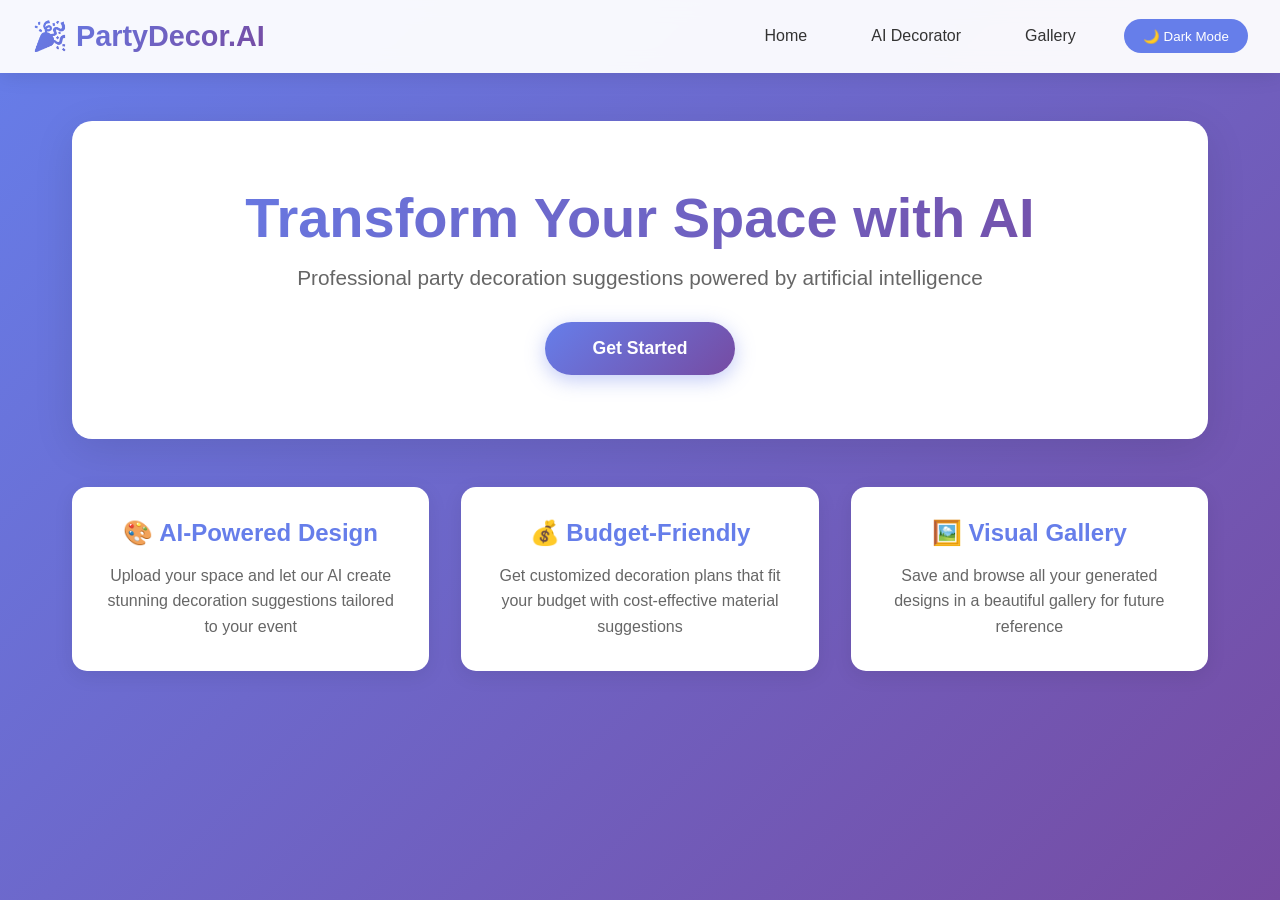
<file: index.html>
<!DOCTYPE html>
<html lang="en">
<head>
  <meta charset="UTF-8" />
  <meta name="viewport" content="width=device-width, initial-scale=1.0" />
  <title>PartyDecor.AI</title>
  <style>
    * {
      margin: 0;
      padding: 0;
      box-sizing: border-box;
    }

    body {
      font-family: 'Segoe UI', Tahoma, Geneva, Verdana, sans-serif;
      background: linear-gradient(135deg, #667eea 0%, #764ba2 100%);
      color: #333;
      min-height: 100vh;
      transition: background 0.3s;
    }

    body.dark-mode {
      background: linear-gradient(135deg, #1a1a2e 0%, #16213e 100%);
      color: #f0f0f0;
    }

    /* Navigation */
    nav {
      background: rgba(255, 255, 255, 0.95);
      backdrop-filter: blur(10px);
      padding: 1.2rem 2rem;
      box-shadow: 0 2px 20px rgba(0, 0, 0, 0.1);
      position: sticky;
      top: 0;
      z-index: 100;
      display: flex;
      justify-content: space-between;
      align-items: center;
    }

    body.dark-mode nav {
      background: rgba(30, 30, 30, 0.95);
    }

    .logo {
      font-size: 1.8rem;
      font-weight: bold;
      background: linear-gradient(135deg, #667eea 0%, #764ba2 100%);
      -webkit-background-clip: text;
      -webkit-text-fill-color: transparent;
      background-clip: text;
    }

    .nav-links {
      display: flex;
      gap: 2rem;
      align-items: center;
    }

    .nav-links a {
      color: #333;
      text-decoration: none;
      font-weight: 500;
      transition: all 0.3s;
      padding: 0.5rem 1rem;
      border-radius: 8px;
    }

    body.dark-mode .nav-links a {
      color: #f0f0f0;
    }

    .nav-links a:hover {
      background: rgba(102, 126, 234, 0.1);
      transform: translateY(-2px);
    }

    .dark-toggle {
      background: #667eea;
      color: white;
      border: none;
      padding: 0.6rem 1.2rem;
      border-radius: 20px;
      cursor: pointer;
      font-weight: 500;
      transition: all 0.3s;
    }

    .dark-toggle:hover {
      background: #764ba2;
      transform: scale(1.05);
    }

    /* Container */
    .container {
      max-width: 1200px;
      margin: 0 auto;
      padding: 3rem 2rem;
    }

    /* Pages */
    .page {
      display: none;
    }

    .page.active {
      display: block;
      animation: fadeIn 0.5s ease;
    }

    @keyframes fadeIn {
      from { opacity: 0; transform: translateY(20px); }
      to { opacity: 1; transform: translateY(0); }
    }

    /* Home Page */
    .hero {
      text-align: center;
      padding: 4rem 2rem;
      background: white;
      border-radius: 20px;
      box-shadow: 0 10px 40px rgba(0, 0, 0, 0.1);
      margin-bottom: 3rem;
    }

    body.dark-mode .hero {
      background: rgba(30, 30, 30, 0.8);
    }

    .hero h1 {
      font-size: 3.5rem;
      margin-bottom: 1rem;
      background: linear-gradient(135deg, #667eea 0%, #764ba2 100%);
      -webkit-background-clip: text;
      -webkit-text-fill-color: transparent;
      background-clip: text;
    }

    .hero p {
      font-size: 1.3rem;
      color: #666;
      margin-bottom: 2rem;
    }

    body.dark-mode .hero p {
      color: #aaa;
    }

    .cta-button {
      background: linear-gradient(135deg, #667eea 0%, #764ba2 100%);
      color: white;
      border: none;
      padding: 1rem 3rem;
      font-size: 1.1rem;
      border-radius: 50px;
      cursor: pointer;
      font-weight: 600;
      transition: all 0.3s;
      box-shadow: 0 5px 20px rgba(102, 126, 234, 0.4);
    }

    .cta-button:hover {
      transform: translateY(-3px);
      box-shadow: 0 8px 30px rgba(102, 126, 234, 0.6);
    }

    .features {
      display: grid;
      grid-template-columns: repeat(auto-fit, minmax(300px, 1fr));
      gap: 2rem;
      margin-top: 3rem;
    }

    .feature-card {
      background: white;
      padding: 2rem;
      border-radius: 15px;
      box-shadow: 0 5px 20px rgba(0, 0, 0, 0.08);
      transition: all 0.3s;
      text-align: center;
    }

    body.dark-mode .feature-card {
      background: rgba(30, 30, 30, 0.8);
    }

    .feature-card:hover {
      transform: translateY(-5px);
      box-shadow: 0 10px 30px rgba(102, 126, 234, 0.2);
    }

    .feature-card h3 {
      color: #667eea;
      font-size: 1.5rem;
      margin-bottom: 1rem;
    }

    .feature-card p {
      color: #666;
      line-height: 1.6;
    }

    body.dark-mode .feature-card p {
      color: #aaa;
    }

    /* Decorator Page */
    .decorator-content {
      background: white;
      padding: 3rem;
      border-radius: 20px;
      box-shadow: 0 10px 40px rgba(0, 0, 0, 0.1);
    }

    body.dark-mode .decorator-content {
      background: rgba(30, 30, 30, 0.8);
    }

    .form-grid {
      display: grid;
      grid-template-columns: repeat(auto-fit, minmax(250px, 1fr));
      gap: 1.5rem;
      margin-bottom: 2rem;
    }

    .form-group {
      display: flex;
      flex-direction: column;
    }

    label {
      font-weight: 600;
      margin-bottom: 0.5rem;
      color: #667eea;
    }

    input, select {
      padding: 0.8rem;
      border: 2px solid #e0e0e0;
      border-radius: 10px;
      font-size: 1rem;
      transition: all 0.3s;
    }

    body.dark-mode input,
    body.dark-mode select {
      background: rgba(50, 50, 50, 0.8);
      border-color: #444;
      color: #f0f0f0;
    }

    input:focus, select:focus {
      outline: none;
      border-color: #667eea;
      box-shadow: 0 0 0 3px rgba(102, 126, 234, 0.1);
    }

    .upload-area {
      border: 3px dashed #667eea;
      border-radius: 15px;
      padding: 3rem;
      text-align: center;
      margin-bottom: 2rem;
      cursor: pointer;
      transition: all 0.3s;
    }

    .upload-area:hover {
      background: rgba(102, 126, 234, 0.05);
    }

    .upload-area.dragover {
      background: rgba(102, 126, 234, 0.1);
      border-color: #764ba2;
    }

    .submit-btn {
      width: 100%;
      background: linear-gradient(135deg, #667eea 0%, #764ba2 100%);
      color: white;
      border: none;
      padding: 1.2rem;
      font-size: 1.1rem;
      border-radius: 10px;
      cursor: pointer;
      font-weight: 600;
      transition: all 0.3s;
    }

    .submit-btn:hover {
      transform: translateY(-2px);
      box-shadow: 0 5px 20px rgba(102, 126, 234, 0.4);
    }

    .submit-btn:disabled {
      opacity: 0.6;
      cursor: not-allowed;
    }

    /* Results */
    .results-section {
      margin-top: 3rem;
    }

    .results-grid {
      display: grid;
      grid-template-columns: repeat(auto-fit, minmax(350px, 1fr));
      gap: 2rem;
      margin-top: 2rem;
    }

    .result-card {
      background: #f9f9f9;
      padding: 1.5rem;
      border-radius: 15px;
      box-shadow: 0 5px 15px rgba(0, 0, 0, 0.08);
    }

    body.dark-mode .result-card {
      background: rgba(50, 50, 50, 0.5);
    }

    .result-card h3 {
      margin-bottom: 1rem;
      color: #667eea;
    }

    .image-container {
      width: 100%;
      height: 300px;
      border-radius: 10px;
      overflow: hidden;
      background: #f0f0f0;
      display: flex;
      align-items: center;
      justify-content: center;
    }

    body.dark-mode .image-container {
      background: rgba(50, 50, 50, 0.8);
    }

    .image-container img {
      width: 100%;
      height: 100%;
      object-fit: cover;
    }

    .plan-box {
      background: #f9f9f9;
      padding: 2rem;
      border-radius: 15px;
      margin-top: 2rem;
      white-space: pre-wrap;
      font-family: 'Courier New', monospace;
      line-height: 1.8;
    }

    body.dark-mode .plan-box {
      background: rgba(50, 50, 50, 0.5);
    }

    /* Gallery Page */
    .gallery-grid {
      display: grid;
      grid-template-columns: repeat(auto-fill, minmax(250px, 1fr));
      gap: 2rem;
      margin-top: 2rem;
    }

    .gallery-item {
      background: white;
      border-radius: 15px;
      overflow: hidden;
      box-shadow: 0 5px 20px rgba(0, 0, 0, 0.08);
      transition: all 0.3s;
      cursor: pointer;
    }

    body.dark-mode .gallery-item {
      background: rgba(30, 30, 30, 0.8);
    }

    .gallery-item:hover {
      transform: translateY(-5px);
      box-shadow: 0 10px 30px rgba(102, 126, 234, 0.3);
    }

    .gallery-item img {
      width: 100%;
      height: 250px;
      object-fit: cover;
    }

    .empty-gallery {
      text-align: center;
      padding: 4rem;
      color: #666;
    }

    body.dark-mode .empty-gallery {
      color: #aaa;
    }

    /* Spinner */
    .spinner {
      border: 4px solid rgba(102, 126, 234, 0.1);
      border-top: 4px solid #667eea;
      border-radius: 50%;
      width: 50px;
      height: 50px;
      animation: spin 1s linear infinite;
      margin: 2rem auto;
    }

    @keyframes spin {
      0% { transform: rotate(0deg); }
      100% { transform: rotate(360deg); }
    }

    @media (max-width: 768px) {
      .hero h1 {
        font-size: 2.5rem;
      }

      .nav-links {
        gap: 1rem;
      }

      .results-grid,
      .gallery-grid {
        grid-template-columns: 1fr;
      }
    }
  </style>
</head>
<body>
  <nav>
    <div class="logo">🎉 PartyDecor.AI</div>
    <div class="nav-links">
      <a href="#" data-page="home">Home</a>
      <a href="#" data-page="decorator">AI Decorator</a>
      <a href="#" data-page="gallery">Gallery</a>
      <button class="dark-toggle" id="darkToggle">🌙 Dark Mode</button>
    </div>
  </nav>

  <div class="container">
    <!-- Home Page -->
    <div class="page active" id="home">
      <div class="hero">
        <h1>Transform Your Space with AI</h1>
        <p>Professional party decoration suggestions powered by artificial intelligence</p>
        <button class="cta-button" onclick="showPage('decorator')">Get Started</button>
      </div>

      <div class="features">
        <div class="feature-card">
          <h3>🎨 AI-Powered Design</h3>
          <p>Upload your space and let our AI create stunning decoration suggestions tailored to your event</p>
        </div>
        <div class="feature-card">
          <h3>💰 Budget-Friendly</h3>
          <p>Get customized decoration plans that fit your budget with cost-effective material suggestions</p>
        </div>
        <div class="feature-card">
          <h3>🖼️ Visual Gallery</h3>
          <p>Save and browse all your generated designs in a beautiful gallery for future reference</p>
        </div>
      </div>
    </div>

    <!-- Decorator Page -->
    <div class="page" id="decorator">
      <div class="decorator-content">
        <h2 style="margin-bottom: 2rem; color: #667eea;">AI Room Decorator</h2>
        
        <div class="upload-area" id="uploadArea">
          <p style="font-size: 1.2rem; margin-bottom: 1rem;">📸 Upload Your Room Image</p>
          <p style="color: #666;">Click or drag and drop an image here</p>
          <input type="file" id="imageInput" accept="image/*" style="display: none;" />
        </div>

        <div id="previewArea" style="display: none; margin-bottom: 2rem;">
          <img id="previewImage" style="max-width: 100%; border-radius: 10px;" />
        </div>

        <div class="form-grid">
          <div class="form-group">
            <label>Room Size</label>
            <select id="roomSize">
              <option value="small">Small</option>
              <option value="medium" selected>Medium</option>
              <option value="large">Large</option>
            </select>
          </div>

          <div class="form-group">
            <label>Occasion</label>
            <input type="text" id="occasion" placeholder="e.g., Birthday, Wedding" />
          </div>

          <div class="form-group">
            <label>Style</label>
            <input type="text" id="style" placeholder="e.g., Modern, Bohemian" />
          </div>

          <div class="form-group">
            <label>Budget (USD)</label>
            <input type="number" id="budget" placeholder="e.g., 500" />
          </div>
        </div>

        <div class="form-group" style="margin-bottom: 2rem;">
          <label>Materials (comma separated)</label>
          <input type="text" id="materials" placeholder="e.g., balloons, string lights, flowers" />
        </div>

        <button class="submit-btn" id="generateBtn">Generate Decoration ✨</button>

        <div class="results-section" id="resultsSection" style="display: none;">
          <h2 style="color: #667eea; margin-bottom: 1rem;">Your Decorated Space</h2>
          
          <div class="results-grid">
            <div class="result-card">
              <h3>Before</h3>
              <div class="image-container" id="beforeImage"></div>
            </div>
            <div class="result-card">
              <h3>After</h3>
              <div class="image-container" id="afterImage"></div>
            </div>
          </div>

          <div class="plan-box" id="decorationPlan"></div>
        </div>
      </div>
    </div>

    <!-- Gallery Page -->
    <div class="page" id="gallery">
      <div style="background: white; padding: 3rem; border-radius: 20px; box-shadow: 0 10px 40px rgba(0, 0, 0, 0.1);">
        <h2 style="margin-bottom: 2rem; color: #667eea;">Your Design Gallery</h2>
        <div class="gallery-grid" id="galleryGrid"></div>
      </div>
    </div>
  </div>

  <script>
    // Variables
    let currentImage = null;
    const API_URL = "http://127.0.0.1:5000/decorate"; // adjust to your backend

    // Dark mode toggle
    const darkToggle = document.getElementById('darkToggle');
    darkToggle.addEventListener('click', () => {
      document.body.classList.toggle('dark-mode');
      darkToggle.textContent = document.body.classList.contains('dark-mode') ? '☀️ Light Mode' : '🌙 Dark Mode';
    });

    // Navigation
    function showPage(pageName) {
      document.querySelectorAll('.page').forEach(p => p.classList.remove('active'));
      document.getElementById(pageName).classList.add('active');
      if (pageName === 'gallery') loadGallery();
    }

    document.querySelectorAll('[data-page]').forEach(link => {
      link.addEventListener('click', e => {
        e.preventDefault();
        showPage(e.target.dataset.page);
      });
    });

    // Image upload handling
    const uploadArea = document.getElementById('uploadArea');
    const imageInput = document.getElementById('imageInput');
    const previewArea = document.getElementById('previewArea');
    const previewImage = document.getElementById('previewImage');

    uploadArea.addEventListener('click', () => imageInput.click());
    uploadArea.addEventListener('dragover', e => { e.preventDefault(); uploadArea.classList.add('dragover'); });
    uploadArea.addEventListener('dragleave', () => uploadArea.classList.remove('dragover'));
    uploadArea.addEventListener('drop', e => {
      e.preventDefault();
      uploadArea.classList.remove('dragover');
      const file = e.dataTransfer.files[0];
      if (file && file.type.startsWith('image/')) handleImageUpload(file);
    });
    imageInput.addEventListener('change', e => {
      const file = e.target.files[0];
      if (file) handleImageUpload(file);
    });

    function handleImageUpload(file) {
      currentImage = file;
      const reader = new FileReader();
      reader.onload = e => {
        previewImage.src = e.target.result;
        previewArea.style.display = 'block';
      };
      reader.readAsDataURL(file);
    }

    // Generate decoration
    document.getElementById('generateBtn').addEventListener('click', async () => {
      if (!currentImage) {
        alert('Please upload an image first!');
        return;
      }

      const generateBtn = document.getElementById('generateBtn');
      const resultsSection = document.getElementById('resultsSection');
      const beforeImage = document.getElementById('beforeImage');
      const afterImage = document.getElementById('afterImage');
      const decorationPlan = document.getElementById('decorationPlan');

      generateBtn.disabled = true;
      generateBtn.textContent = 'Generating...';
      resultsSection.style.display = 'block';
      beforeImage.innerHTML = '<div class="spinner"></div>';
      afterImage.innerHTML = '<div class="spinner"></div>';
      decorationPlan.textContent = 'Generating your decoration plan...';

      // Show before image
      const reader = new FileReader();
      reader.onload = e => beforeImage.innerHTML = `<img src="${e.target.result}" />`;
      reader.readAsDataURL(currentImage);

      const formData = new FormData();
      formData.append('image', currentImage);
      formData.append('room_size', document.getElementById('roomSize').value);
      formData.append('occasion', document.getElementById('occasion').value);
      formData.append('style', document.getElementById('style').value);
      formData.append('budget', document.getElementById('budget').value);

      const materials = document.getElementById('materials').value.split(',').map(m => m.trim()).filter(m => m);
      materials.forEach(m => formData.append('materials[]', m));

      try {
        const response = await fetch(API_URL, { method: 'POST', body: formData });
        const data = await response.json();

        if (data.status === 'success') {
          const imgSrc = `data:image/png;base64,${data.image_base64}`;
          afterImage.innerHTML = `<img src="${imgSrc}" />`;
          decorationPlan.textContent = data.text_plan || 'No plan generated.';

          // Save only the plan text to localStorage (avoid images)
          const saved = JSON.parse(localStorage.getItem('partydecor_gallery') || '[]');
          saved.push({ plan: data.text_plan, timestamp: new Date().toISOString() });
          localStorage.setItem('partydecor_gallery', JSON.stringify(saved));
        } else {
          afterImage.innerHTML = '<p style="color: red;">❌ Generation failed</p>';
          decorationPlan.textContent = data.message;
        }
      } catch (error) {
        afterImage.innerHTML = '<p style="color: red;">❌ Error occurred</p>';
        decorationPlan.textContent = error.message;
      } finally {
        generateBtn.disabled = false;
        generateBtn.textContent = 'Generate Decoration ✨';
      }
    });

    // Gallery loader
    function loadGallery() {
      const galleryGrid = document.getElementById('galleryGrid');
      const saved = JSON.parse(localStorage.getItem('partydecor_gallery') || '[]');

      if (saved.length === 0) {
        galleryGrid.innerHTML = '<div class="empty-gallery"><h3>No designs yet</h3><p>Start creating beautiful party decorations!</p></div>';
        return;
      }

      galleryGrid.innerHTML = saved.map((item, index) => `
        <div class="gallery-item" onclick='viewGalleryItem(${index})'>
          <div style="padding: 1rem; background: #f9f9f9; border-radius: 10px;">
            <h4>Design ${index + 1}</h4>
            <p>${item.plan.substring(0, 100)}${item.plan.length > 100 ? '...' : ''}</p>
          </div>
        </div>
      `).join('');
    }

    function viewGalleryItem(index) {
      const saved = JSON.parse(localStorage.getItem('partydecor_gallery') || '[]');
      const item = saved[index];

      showPage('decorator');
      document.getElementById('resultsSection').style.display = 'block';
      document.getElementById('beforeImage').innerHTML = '<p>Original image not saved</p>';
      document.getElementById('afterImage').innerHTML = '<p>Generated image not saved</p>';
      document.getElementById('decorationPlan').textContent = item.plan;
    }
  </script>
</body>
</html>
</file>
